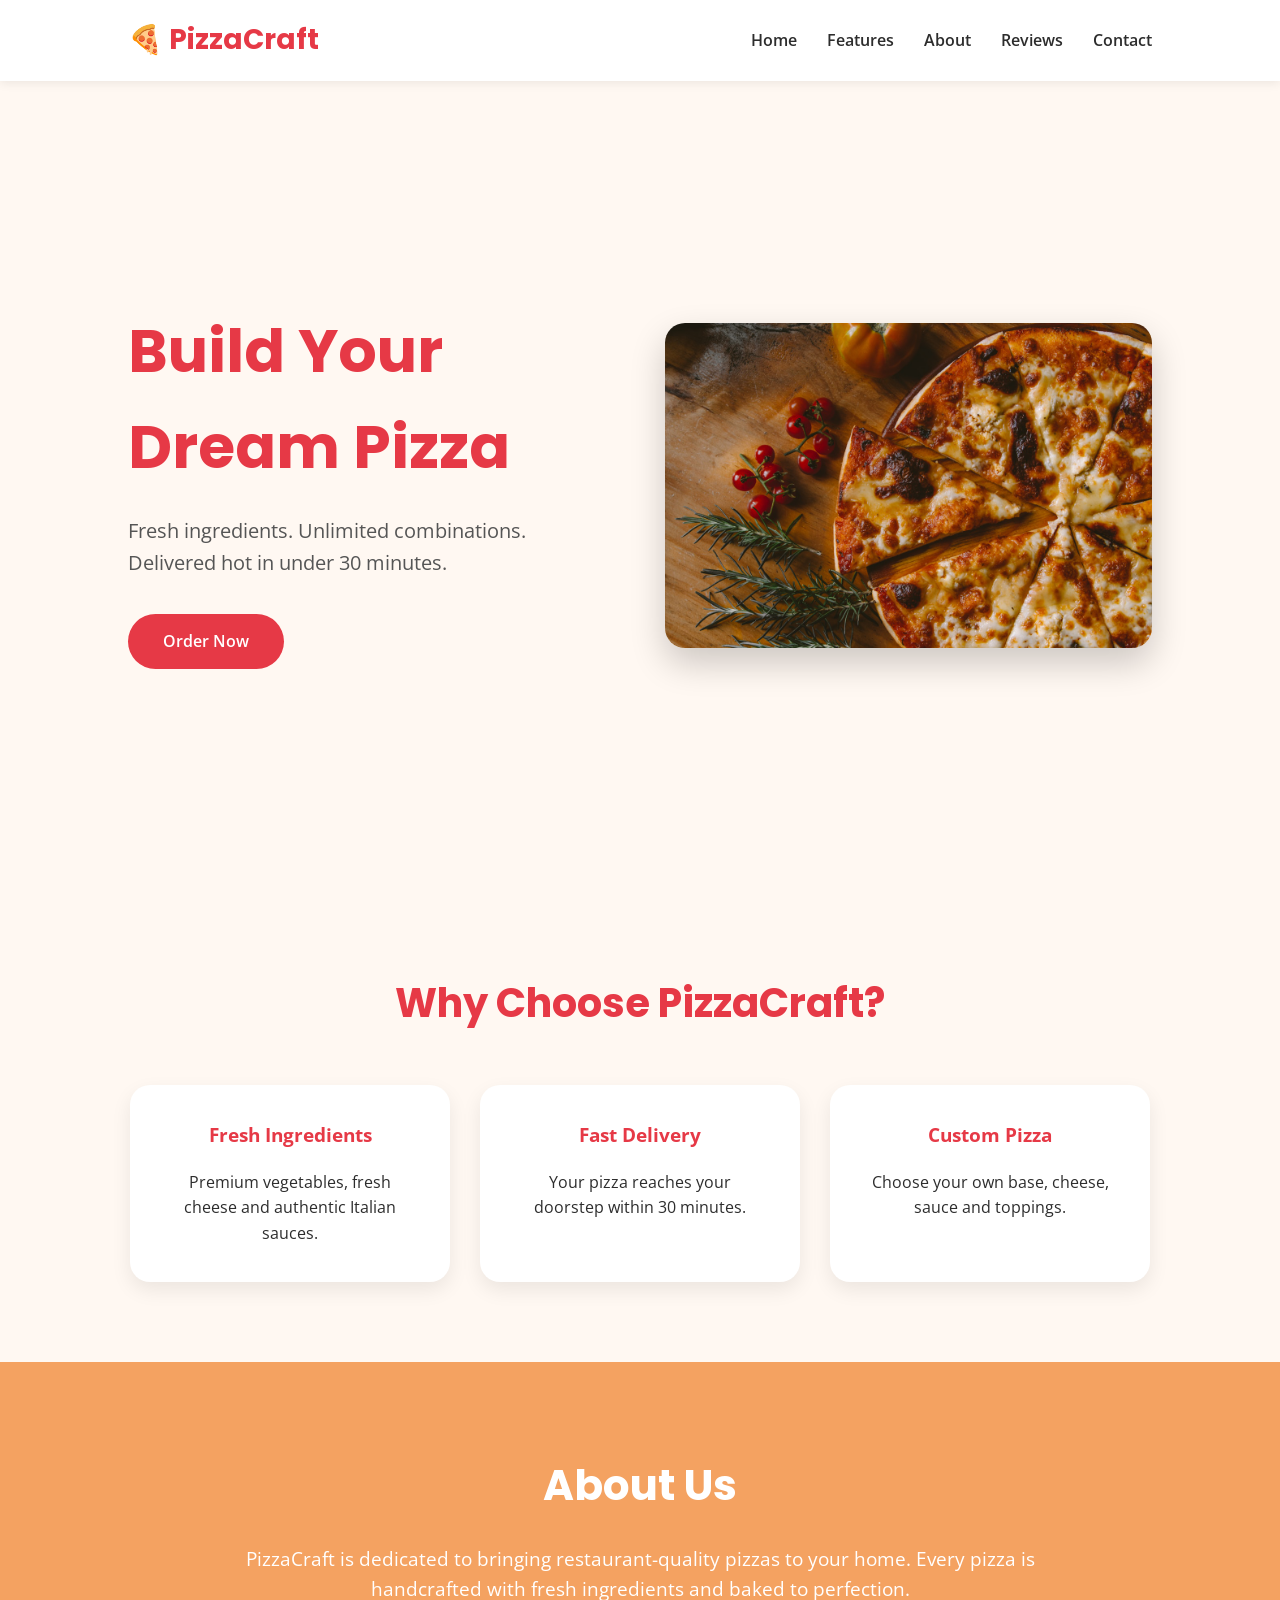
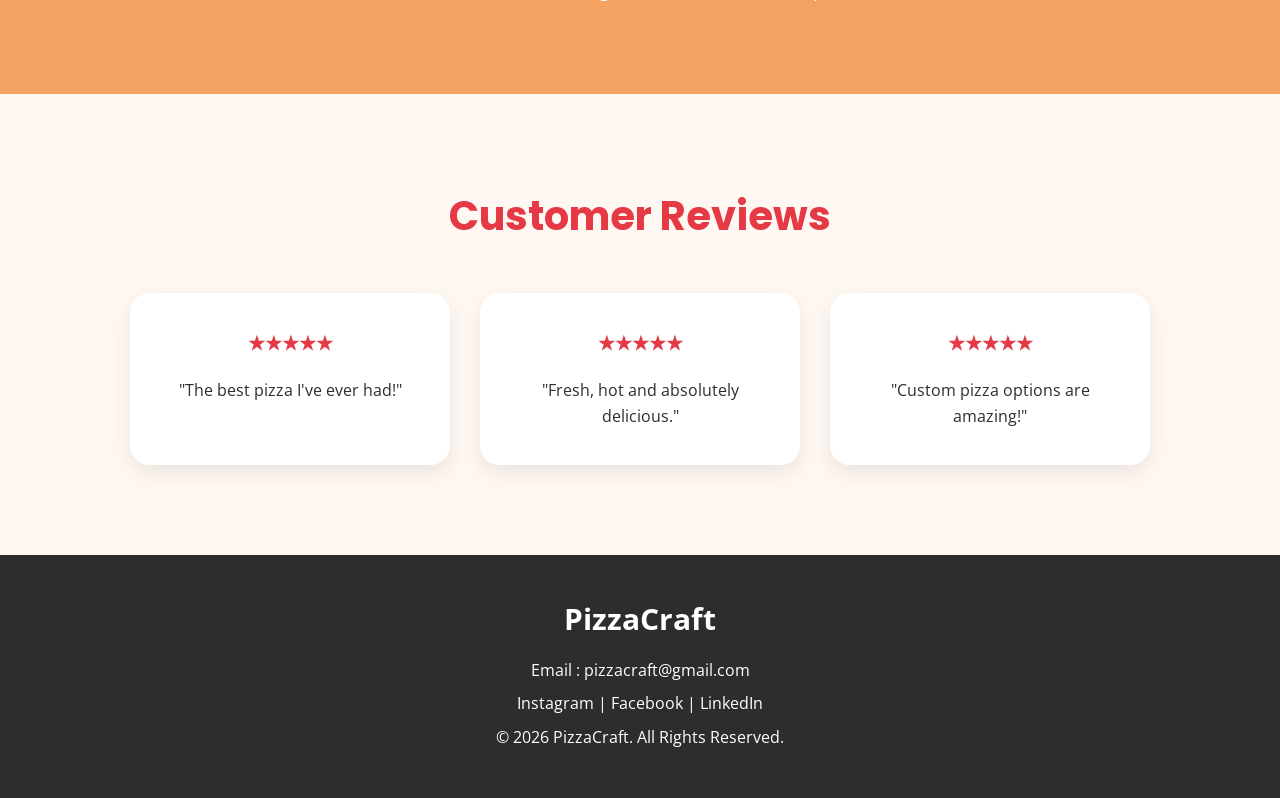
<file: WebDev-L1-LandingPage/index.html>
<!DOCTYPE html>
<html lang="en">
<head>
    <meta charset="UTF-8">
    <meta name="viewport" content="width=device-width, initial-scale=1.0">
    <title>PizzaCraft</title>

    <link rel="stylesheet" href="style.css">

    <link href="https://fonts.googleapis.com/css2?family=Poppins:wght@300;500;700&family=Open+Sans:wght@400;600&display=swap" rel="stylesheet">
</head>

<body>

<nav>

    <div class="logo">
        🍕 PizzaCraft
    </div>

    <ul>

        <li><a href="#home">Home</a></li>

        <li><a href="#features">Features</a></li>

        <li><a href="#about">About</a></li>

        <li><a href="#testimonials">Reviews</a></li>

        <li><a href="#contact">Contact</a></li>

    </ul>

</nav>


<section class="hero" id="home">

<div class="hero-text">

<h1>Build Your Dream Pizza</h1>

<p>
Fresh ingredients. Unlimited combinations.
Delivered hot in under 30 minutes.
</p>

<a href="#" class="btn">
Order Now
</a>

</div>

<div class="hero-image">

<img src="images/pizza.jpg" alt="Pizza">

</div>

</section>



<section class="features" id="features">

<h2>Why Choose PizzaCraft?</h2>

<div class="cards">

<div class="card">

<h3>Fresh Ingredients</h3>

<p>
Premium vegetables, fresh cheese and authentic Italian sauces.
</p>

</div>

<div class="card">

<h3>Fast Delivery</h3>

<p>
Your pizza reaches your doorstep within 30 minutes.
</p>

</div>

<div class="card">

<h3>Custom Pizza</h3>

<p>
Choose your own base, cheese, sauce and toppings.
</p>

</div>

</div>

</section>



<section class="about" id="about">

<div>

<h2>About Us</h2>

<p>

PizzaCraft is dedicated to bringing restaurant-quality pizzas to your home.
Every pizza is handcrafted with fresh ingredients and baked to perfection.

</p>

</div>

</section>



<section class="testimonials" id="testimonials">

<h2>Customer Reviews</h2>

<div class="cards">

<div class="card">

<h3>★★★★★</h3>

<p>
"The best pizza I've ever had!"
</p>

</div>

<div class="card">

<h3>★★★★★</h3>

<p>
"Fresh, hot and absolutely delicious."
</p>

</div>

<div class="card">

<h3>★★★★★</h3>

<p>
"Custom pizza options are amazing!"
</p>

</div>

</div>

</section>



<footer id="contact">

<h3>PizzaCraft</h3>

<p>Email : pizzacraft@gmail.com</p>

<p>

Instagram |
Facebook |
LinkedIn

</p>

<p>
© 2026 PizzaCraft. All Rights Reserved.
</p>

</footer>

</body>
</html>
</file>
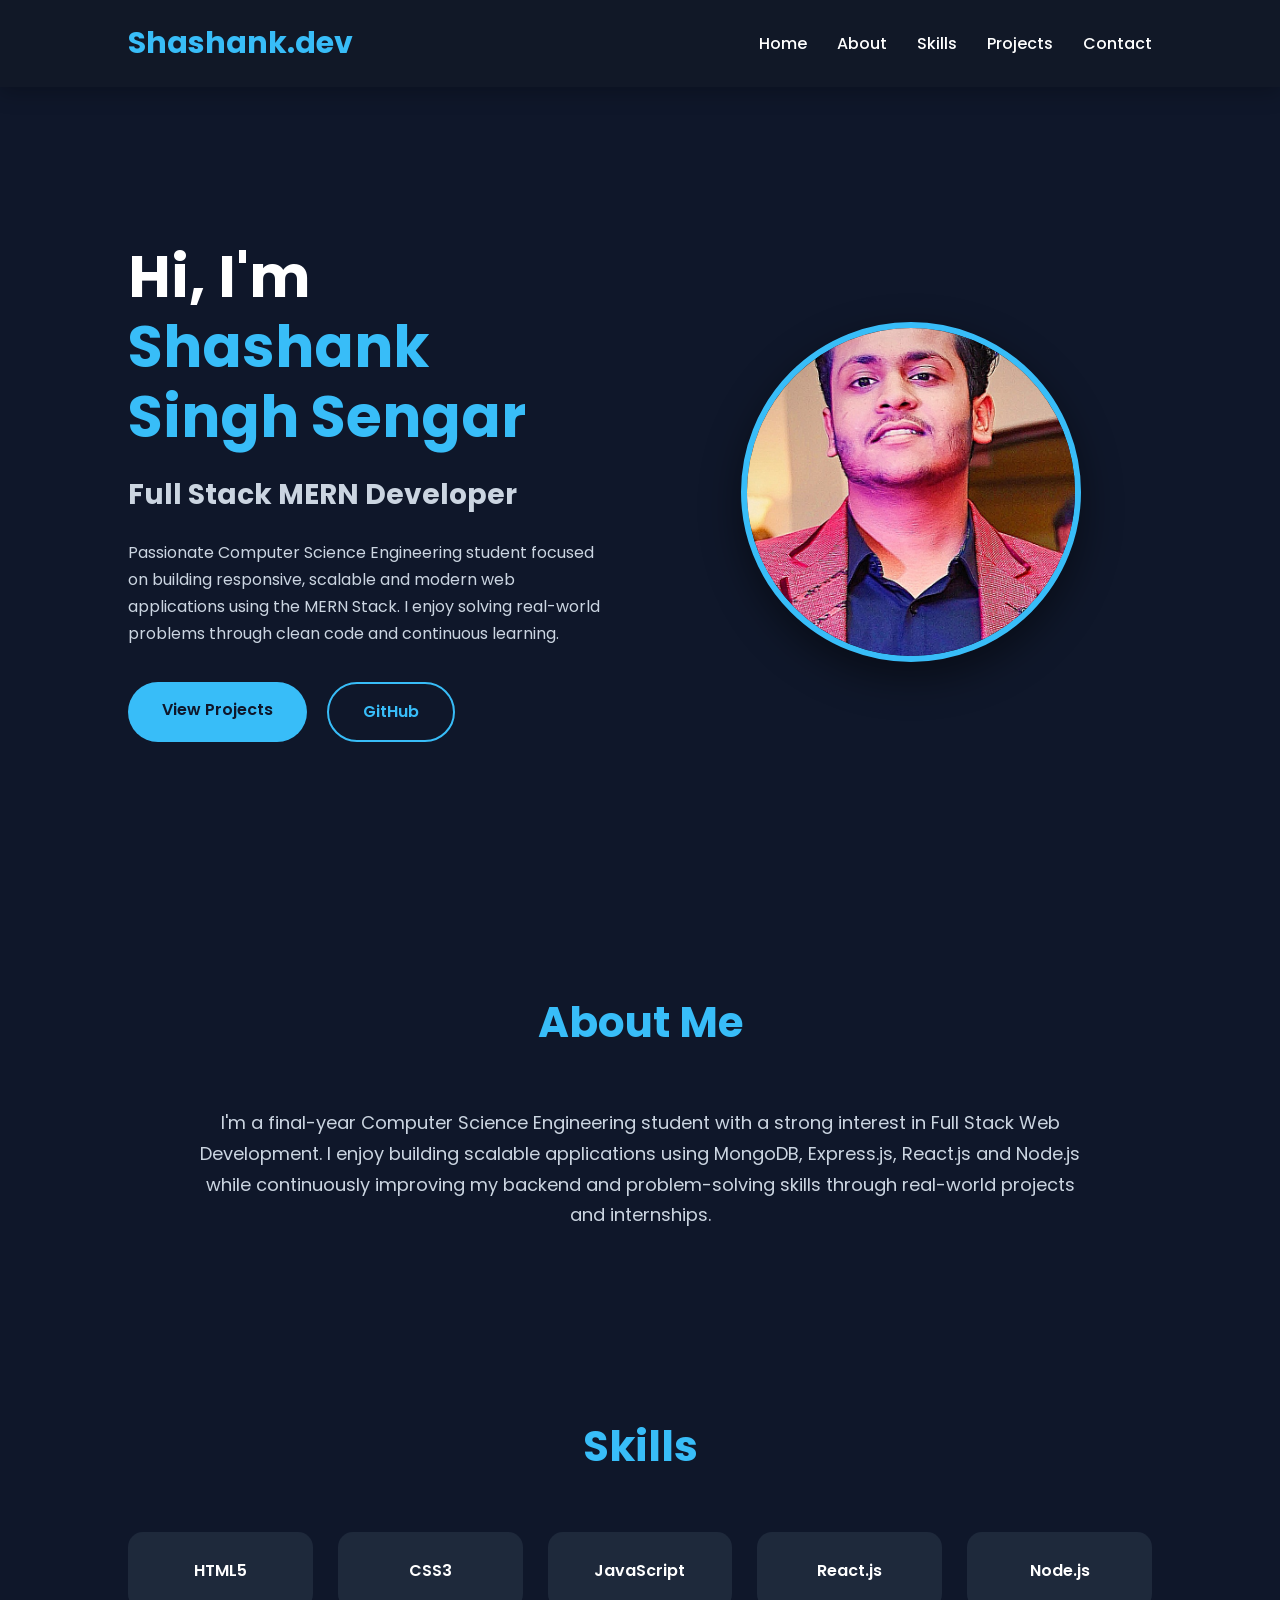
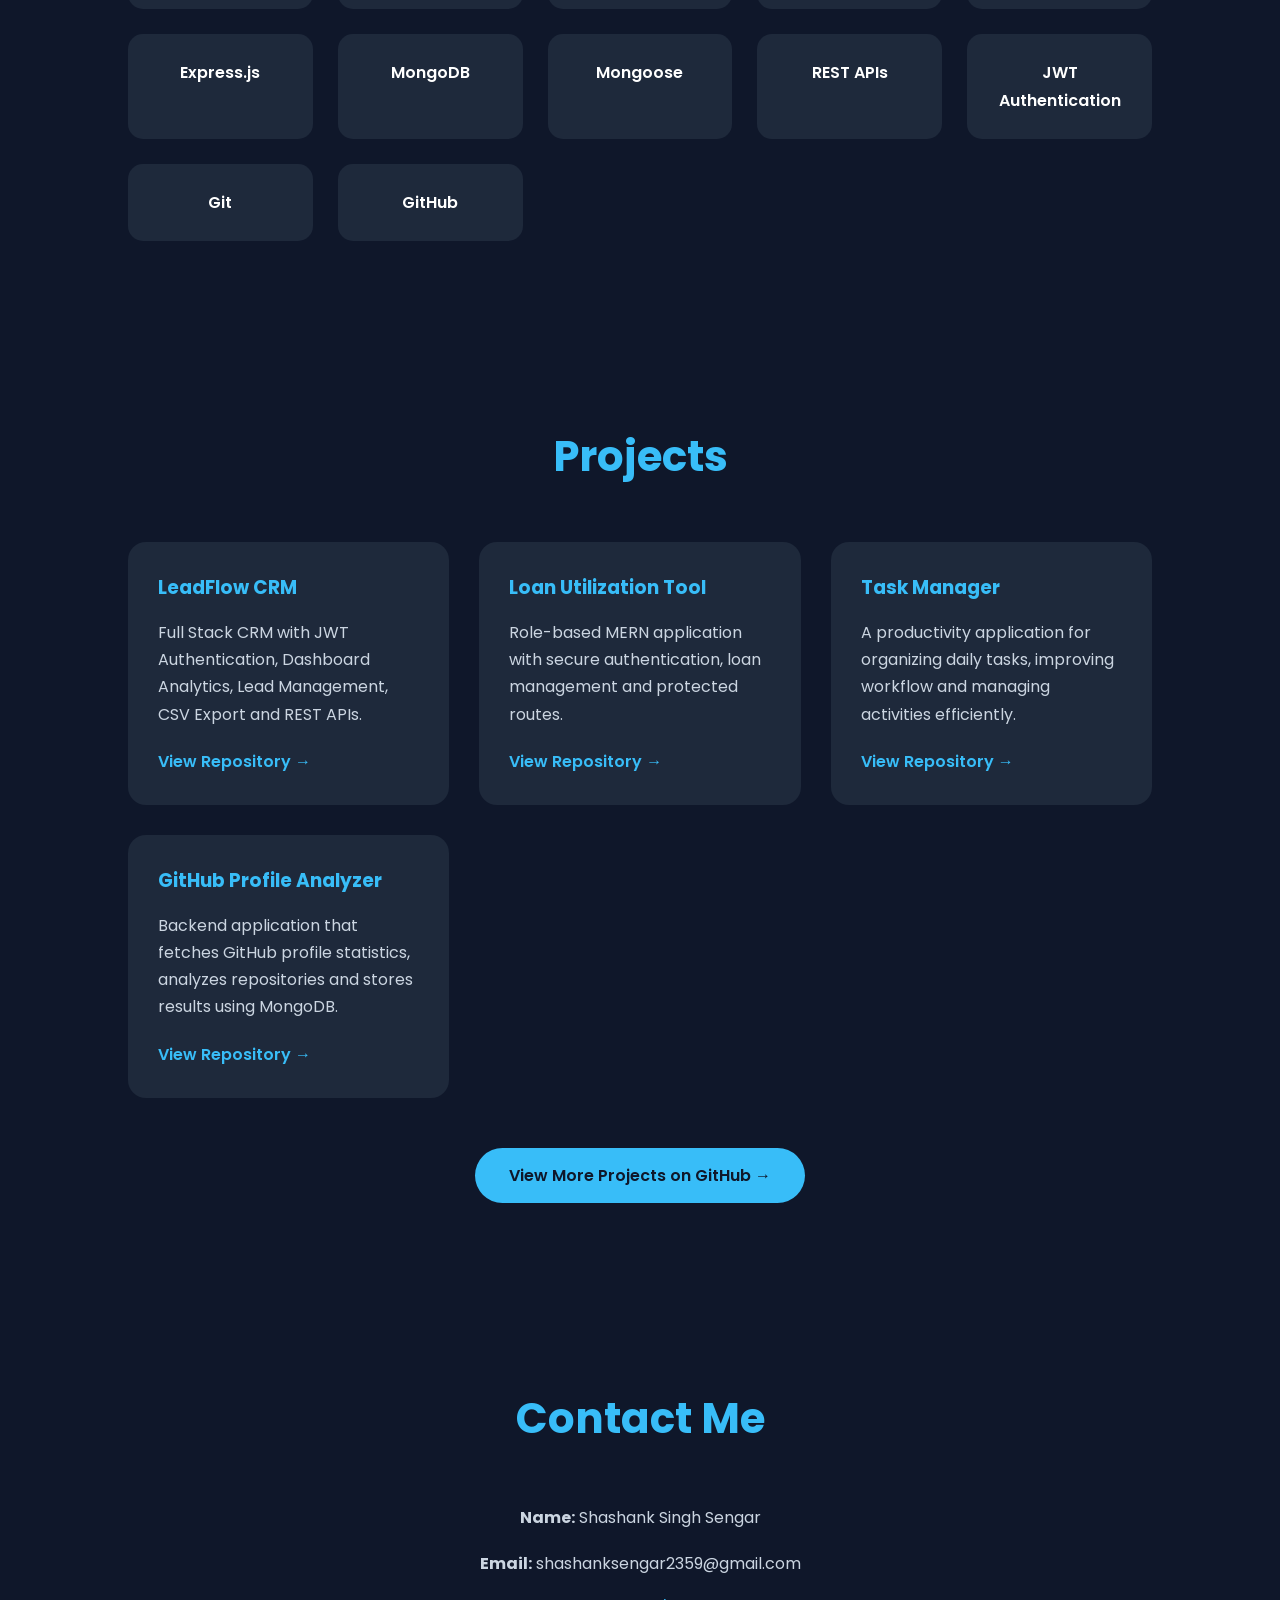
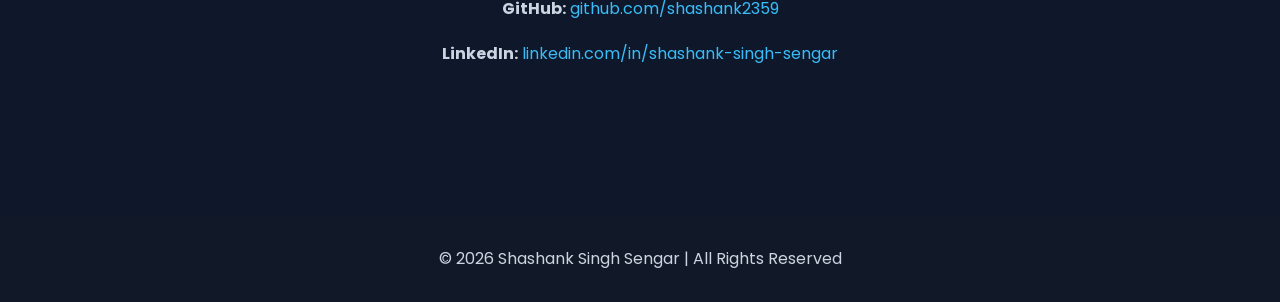
<file: WebDev-L2-PersonalPortfolio/index.html>
<!DOCTYPE html>
<html lang="en">

<head>

    <meta charset="UTF-8">
    <meta name="viewport" content="width=device-width, initial-scale=1.0">

    <title>Shashank Singh Sengar | Portfolio</title>

    <link rel="preconnect" href="https://fonts.googleapis.com">

    <link rel="preconnect" href="https://fonts.gstatic.com" crossorigin>

    <link href="https://fonts.googleapis.com/css2?family=Poppins:wght@300;400;500;600;700;800&display=swap"
        rel="stylesheet">

    <link rel="stylesheet" href="style.css">

</head>

<body>

    <!-- ================= NAVBAR ================= -->

    <header>

        <nav class="navbar">

            <div class="logo">

                Shashank.dev

            </div>

            <ul class="nav-links">

                <li><a href="#home">Home</a></li>

                <li><a href="#about">About</a></li>

                <li><a href="#skills">Skills</a></li>

                <li><a href="#projects">Projects</a></li>

                <li><a href="#contact">Contact</a></li>

            </ul>

        </nav>

    </header>





    <!-- ================= HERO ================= -->

    <section class="hero" id="home">

        <div class="hero-content">

            <h1>

                Hi, I'm

                <span>Shashank Singh Sengar</span>

            </h1>

            <h2>

                Full Stack MERN Developer

            </h2>

            <p>

                Passionate Computer Science Engineering student focused on building
                responsive, scalable and modern web applications using the MERN Stack.
                I enjoy solving real-world problems through clean code and continuous learning.

            </p>

            <div class="hero-buttons">

                <a href="#projects" class="btn">

                    View Projects

                </a>

                <a href="https://github.com/shashank2359" target="_blank" class="btn secondary-btn">

                    GitHub

                </a>

            </div>

        </div>



        <div class="hero-image">

            <img src="images/profile.jpg" alt="Shashank Singh Sengar">

        </div>

    </section>





    <!-- ================= ABOUT ================= -->

    <section id="about" class="about">

        <h2>

            About Me

        </h2>

        <p>

            I'm a final-year Computer Science Engineering student with a strong interest in
            Full Stack Web Development. I enjoy building scalable applications using MongoDB,
            Express.js, React.js and Node.js while continuously improving my backend and
            problem-solving skills through real-world projects and internships.

        </p>

    </section>





    <!-- ================= SKILLS ================= -->

    <section id="skills" class="skills">

        <h2>

            Skills

        </h2>

        <div class="skills-grid">

            <div class="skill-card">HTML5</div>

            <div class="skill-card">CSS3</div>

            <div class="skill-card">JavaScript</div>

            <div class="skill-card">React.js</div>

            <div class="skill-card">Node.js</div>

            <div class="skill-card">Express.js</div>

            <div class="skill-card">MongoDB</div>

            <div class="skill-card">Mongoose</div>

            <div class="skill-card">REST APIs</div>

            <div class="skill-card">JWT Authentication</div>

            <div class="skill-card">Git</div>

            <div class="skill-card">GitHub</div>

        </div>

    </section>





    <!-- ================= PROJECTS ================= -->

    <section id="projects" class="projects">

        <h2>

            Projects

        </h2>

        <div class="project-grid">

            <!-- LeadFlow -->

            <div class="project-card">

                <h3>

                    LeadFlow CRM

                </h3>

                <p>

                    Full Stack CRM with JWT Authentication, Dashboard Analytics,
                    Lead Management, CSV Export and REST APIs.

                </p>

                <a href="https://github.com/shashank2359/Leadflow-CRM" target="_blank">

                    View Repository →

                </a>

            </div>



            <!-- Loan -->

            <div class="project-card">

                <h3>

                    Loan Utilization Tool

                </h3>

                <p>

                    Role-based MERN application with secure authentication,
                    loan management and protected routes.

                </p>

                <a href="https://github.com/shashank2359/Loan-Utilization-Tool" target="_blank">

                    View Repository →

                </a>

            </div>



            <!-- Task Manager -->

            <div class="project-card">

                <h3>

                    Task Manager

                </h3>

                <p>

                    A productivity application for organizing daily tasks,
                    improving workflow and managing activities efficiently.

                </p>

                <a href="https://github.com/shashank2359/Task-Manager" target="_blank">

                    View Repository →

                </a>

            </div>



            <!-- GitHub Analyzer -->

            <div class="project-card">

                <h3>

                    GitHub Profile Analyzer

                </h3>

                <p>

                    Backend application that fetches GitHub profile statistics,
                    analyzes repositories and stores results using MongoDB.

                </p>

                <a href="https://github.com/shashank2359/github-profile-analyzer" target="_blank">

                    View Repository →

                </a>

            </div>

        </div>



        <div class="github-button">

            <a href="https://github.com/shashank2359" target="_blank" class="btn">

                View More Projects on GitHub →

            </a>

        </div>

    </section>





    <!-- ================= CONTACT ================= -->

    <section id="contact" class="contact">

        <h2>

            Contact Me

        </h2>

        <div class="contact-info">

            <p>

                <strong>Name:</strong>

                Shashank Singh Sengar

            </p>

            <p>

                <strong>Email:</strong>

                shashanksengar2359@gmail.com

            </p>

            <p>

                <strong>GitHub:</strong>

                <a href="https://github.com/shashank2359" target="_blank">

                    github.com/shashank2359

                </a>

            </p>

            <p>

                <strong>LinkedIn:</strong>

                <a href="www.linkedin.com/in/shashanksengar" target="_blank">

                    linkedin.com/in/shashank-singh-sengar

                </a>

            </p>

        </div>

    </section>





    <!-- ================= FOOTER ================= -->

    <footer>

        <p>

            © 2026 Shashank Singh Sengar | All Rights Reserved

        </p>

    </footer>

</body>

</html>
</file>
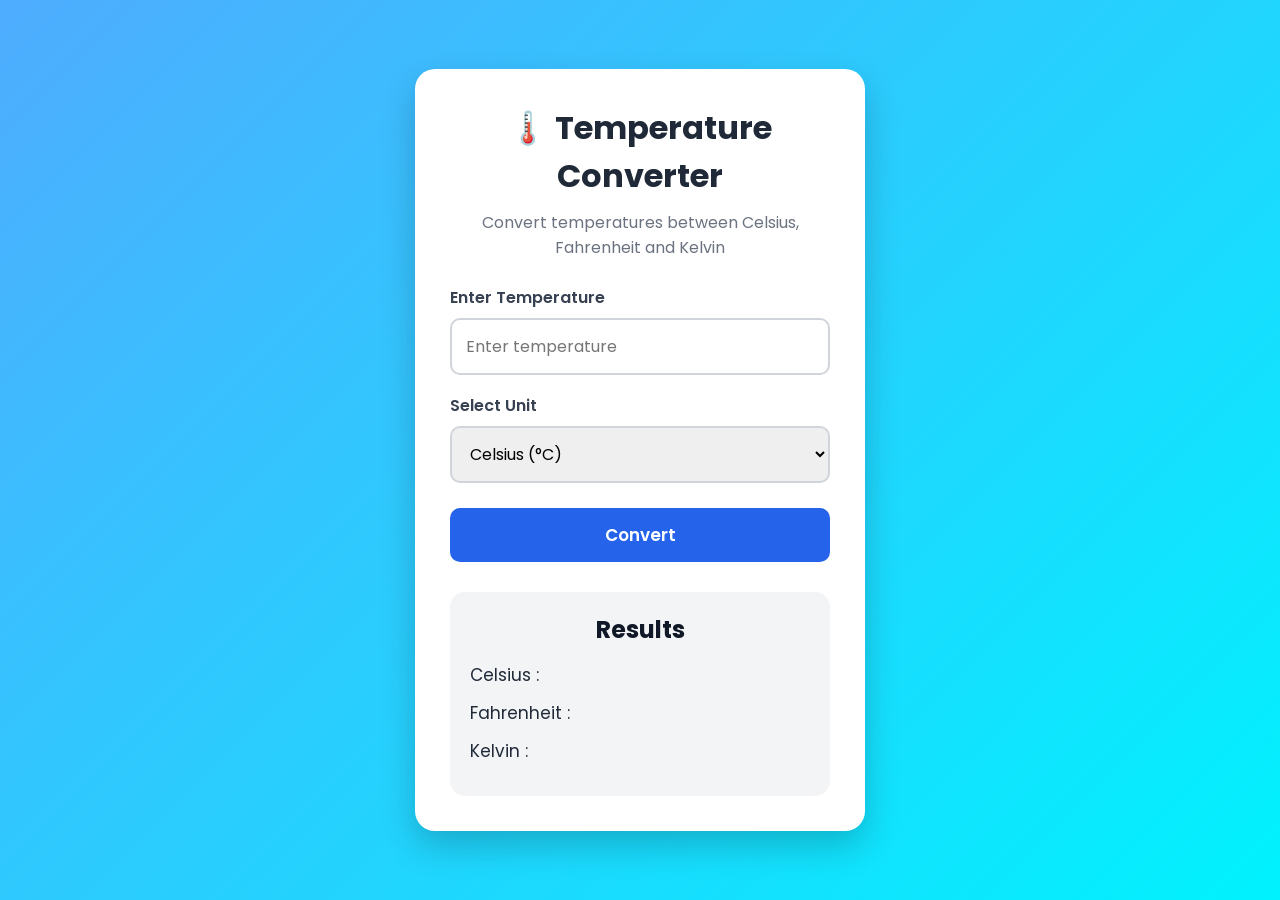
<file: WebDev-L3-TemperatureConverter/index.html>
<!DOCTYPE html>
<html lang="en">

<head>

    <meta charset="UTF-8">

    <meta name="viewport" content="width=device-width, initial-scale=1.0">

    <title>Temperature Converter</title>

    <link rel="stylesheet" href="style.css">

    <link href="https://fonts.googleapis.com/css2?family=Poppins:wght@300;400;500;600;700&display=swap"
        rel="stylesheet">

</head>

<body>

    <div class="container">

        <div class="card">

            <h1>🌡️ Temperature Converter</h1>

            <p class="subtitle">

                Convert temperatures between Celsius, Fahrenheit and Kelvin

            </p>

            <label>Enter Temperature</label>

            <input
                type="text"
                id="temperature"
                placeholder="Enter temperature">

            <label>Select Unit</label>

            <select id="unit">

                <option value="c">Celsius (°C)</option>

                <option value="f">Fahrenheit (°F)</option>

                <option value="k">Kelvin (K)</option>

            </select>

            <button id="convertBtn">

                Convert

            </button>

            <p id="error"></p>

            <div class="result">

                <h2>Results</h2>

                <p id="celsius">

                    Celsius :

                </p>

                <p id="fahrenheit">

                    Fahrenheit :

                </p>

                <p id="kelvin">

                    Kelvin :

                </p>

            </div>

        </div>

    </div>

    <script src="script.js"></script>

</body>

</html>
</file>
<file: WebDev-L1-LandingPage/style.css>
*{
    margin:0;
    padding:0;
    box-sizing:border-box;
}

html{
    scroll-behavior:smooth;
}

body{
    font-family:'Open Sans',sans-serif;
    background:#fff8f2;
    color:#2d2d2d;
    line-height:1.6;
}

/* NAVBAR */

nav{
    position:sticky;
    top:0;
    display:flex;
    justify-content:space-between;
    align-items:center;
    padding:18px 10%;
    background:rgba(255,255,255,.95);
    backdrop-filter:blur(12px);
    box-shadow:0 2px 10px rgba(0,0,0,.08);
    z-index:1000;
}

.logo{
    font-family:'Poppins',sans-serif;
    font-size:28px;
    font-weight:700;
    color:#e63946;
}

nav ul{
    display:flex;
    list-style:none;
    gap:30px;
}

nav ul li a{
    text-decoration:none;
    color:#2d2d2d;
    font-weight:600;
    transition:.3s;
}

nav ul li a:hover{
    color:#e63946;
}

/* HERO */

.hero{
    min-height:90vh;
    display:flex;
    justify-content:space-between;
    align-items:center;
    padding:70px 10%;
    gap:50px;
}

.hero-text{
    flex:1;
}

.hero-text h1{
    font-family:'Poppins',sans-serif;
    font-size:60px;
    color:#e63946;
    margin-bottom:20px;
}

.hero-text p{
    font-size:20px;
    margin-bottom:35px;
    color:#555;
}

.btn{
    display:inline-block;
    padding:15px 35px;
    text-decoration:none;
    background:#e63946;
    color:white;
    border-radius:50px;
    transition:.3s;
    font-weight:600;
}

.btn:hover{
    background:#c1121f;
    transform:translateY(-3px);
}

.hero-image{
    flex:1;
    display:flex;
    justify-content:center;
}

.hero-image img{
    width:100%;
    max-width:520px;
    border-radius:20px;
    box-shadow:0 15px 35px rgba(0,0,0,.2);
}

/* FEATURES */

.features{
    padding:80px 10%;
    text-align:center;
}

.features h2{
    font-size:40px;
    margin-bottom:50px;
    color:#e63946;
    font-family:'Poppins',sans-serif;
}

.cards{
    display:flex;
    gap:30px;
    justify-content:center;
    flex-wrap:wrap;
}

.card{
    width:320px;
    background:white;
    padding:35px;
    border-radius:20px;
    box-shadow:0 8px 20px rgba(0,0,0,.08);
    transition:.3s;
}

.card:hover{
    transform:translateY(-10px);
}

.card h3{
    margin-bottom:20px;
    color:#e63946;
}

/* ABOUT */

.about{
    padding:90px 10%;
    background:#f4a261;
    color:white;
    text-align:center;
}

.about h2{
    font-size:42px;
    margin-bottom:25px;
    font-family:'Poppins',sans-serif;
}

.about p{
    max-width:900px;
    margin:auto;
    font-size:19px;
}

/* TESTIMONIAL */

.testimonials{
    padding:90px 10%;
    text-align:center;
}

.testimonials h2{
    font-size:40px;
    margin-bottom:45px;
    color:#e63946;
    font-family:'Poppins',sans-serif;
}

/* FOOTER */

footer{
    background:#2d2d2d;
    color:white;
    text-align:center;
    padding:40px;
}

footer h3{
    margin-bottom:15px;
    font-size:30px;
}

footer p{
    margin:8px;
}

/* RESPONSIVE */

@media(max-width:900px){

nav{
    flex-direction:column;
    gap:15px;
}

nav ul{
    flex-wrap:wrap;
    justify-content:center;
}

.hero{
    flex-direction:column-reverse;
    text-align:center;
}

.hero-text h1{
    font-size:42px;
}

.hero-text p{
    font-size:18px;
}

.hero-image img{
    max-width:400px;
}

.cards{
    flex-direction:column;
    align-items:center;
}

.card{
    width:90%;
}

.about h2,
.features h2,
.testimonials h2{
    font-size:34px;
}

}
#home,
#features,
#about,
#testimonials,
#contact{
    scroll-margin-top:90px;
}
</file>
<file: WebDev-L2-PersonalPortfolio/style.css>
/* ==========================
   GLOBAL
========================== */

*{
    margin:0;
    padding:0;
    box-sizing:border-box;
}

html{
    scroll-behavior:smooth;
}

body{
    font-family:'Poppins',sans-serif;
    background:#0F172A;
    color:#ffffff;
    line-height:1.7;
}

section{
    padding:90px 10%;
    scroll-margin-top:90px;
}

h2{
    font-size:42px;
    text-align:center;
    margin-bottom:50px;
    color:#38BDF8;
}

/* ==========================
   NAVBAR
========================== */

header{
    position:sticky;
    top:0;
    z-index:1000;
}

.navbar{
    display:flex;
    justify-content:space-between;
    align-items:center;
    background:#111827;
    padding:18px 10%;
    box-shadow:0 5px 20px rgba(0,0,0,.25);
}

.logo{
    color:#38BDF8;
    font-size:30px;
    font-weight:700;
}

.nav-links{
    display:flex;
    list-style:none;
    gap:30px;
}

.nav-links a{
    color:white;
    text-decoration:none;
    transition:.3s;
    font-weight:500;
}

.nav-links a:hover{
    color:#38BDF8;
}

/* ==========================
   HERO
========================== */

.hero{
    display:flex;
    justify-content:space-between;
    align-items:center;
    gap:60px;
    min-height:90vh;
}

.hero-content{
    flex:1;
}

.hero-content h1{
    font-size:58px;
    line-height:1.2;
}

.hero-content span{
    color:#38BDF8;
}

.hero-content h2{
    text-align:left;
    margin:20px 0;
    font-size:28px;
    color:#CBD5E1;
}

.hero-content p{
    color:#CBD5E1;
    margin-bottom:35px;
    max-width:650px;
}

.hero-image{
    flex:1;
    display:flex;
    justify-content:center;
}

.hero-image img{
    width:340px;
    height:340px;
    object-fit:cover;
    border-radius:50%;
    border:6px solid #38BDF8;
    box-shadow:0 15px 40px rgba(0,0,0,.45);
}

/* ==========================
   BUTTONS
========================== */

.hero-buttons{
    display:flex;
    gap:20px;
    flex-wrap:wrap;
}

.btn{
    display:inline-block;
    padding:14px 34px;
    border-radius:50px;
    text-decoration:none;
    background:#38BDF8;
    color:#0F172A;
    font-weight:600;
    transition:.3s;
}

.btn:hover{
    transform:translateY(-4px);
    background:white;
}

.secondary-btn{
    background:transparent;
    color:#38BDF8;
    border:2px solid #38BDF8;
}

.secondary-btn:hover{
    background:#38BDF8;
    color:#0F172A;
}

/* ==========================
   ABOUT
========================== */

.about p{
    max-width:900px;
    margin:auto;
    text-align:center;
    color:#CBD5E1;
    font-size:18px;
}

/* ==========================
   SKILLS
========================== */

.skills-grid{
    display:grid;
    grid-template-columns:repeat(auto-fit,minmax(180px,1fr));
    gap:25px;
}

.skill-card{
    background:#1E293B;
    padding:25px;
    border-radius:15px;
    text-align:center;
    transition:.3s;
    font-weight:600;
}

.skill-card:hover{
    background:#38BDF8;
    color:#0F172A;
    transform:translateY(-8px);
}

/* ==========================
   PROJECTS
========================== */

.project-grid{
    display:grid;
    grid-template-columns:repeat(auto-fit,minmax(320px,1fr));
    gap:30px;
}

.project-card{
    background:#1E293B;
    padding:30px;
    border-radius:18px;
    transition:.3s;
}

.project-card:hover{
    transform:translateY(-10px);
}

.project-card h3{
    color:#38BDF8;
    margin-bottom:15px;
}

.project-card p{
    color:#CBD5E1;
    margin-bottom:20px;
}

.project-card a{
    color:#38BDF8;
    text-decoration:none;
    font-weight:600;
}

.project-card a:hover{
    text-decoration:underline;
}

.github-button{
    margin-top:50px;
    display:flex;
    justify-content:center;
}

/* ==========================
   CONTACT
========================== */

.contact-info{
    max-width:700px;
    margin:auto;
    text-align:center;
}

.contact-info p{
    margin:18px 0;
    color:#CBD5E1;
}

.contact-info a{
    color:#38BDF8;
    text-decoration:none;
}

.contact-info a:hover{
    text-decoration:underline;
}

/* ==========================
   FOOTER
========================== */

footer{
    background:#111827;
    text-align:center;
    padding:30px;
    margin-top:40px;
}

footer p{
    color:#CBD5E1;
}

/* ==========================
   RESPONSIVE
========================== */

@media(max-width:992px){

.hero{
    flex-direction:column-reverse;
    text-align:center;
    min-height:auto;
    padding-top:40px;
}

.hero-content h1{
    font-size:42px;
}

.hero-content h2{
    text-align:center;
}

.hero-content p{
    margin:auto auto 30px;
}

.hero-buttons{
    justify-content:center;
}

.hero-image img{
    width:260px;
    height:260px;
}

.navbar{
    flex-direction:column;
    gap:18px;
}

.nav-links{
    flex-wrap:wrap;
    justify-content:center;
}

}

@media(max-width:576px){

section{
    padding:70px 8%;
}

h2{
    font-size:34px;
}

.hero-content h1{
    font-size:34px;
}

.hero-content h2{
    font-size:22px;
}

.hero-image img{
    width:220px;
    height:220px;
}

.project-grid{
    grid-template-columns:1fr;
}

.skills-grid{
    grid-template-columns:repeat(2,1fr);
}

}
</file>
<file: WebDev-L3-TemperatureConverter/style.css>
*{
    margin:0;
    padding:0;
    box-sizing:border-box;
    font-family:'Poppins',sans-serif;
}

body{
    display:flex;
    justify-content:center;
    align-items:center;
    min-height:100vh;
    background:linear-gradient(135deg,#4facfe,#00f2fe);
    padding:20px;
}

.container{
    width:100%;
    display:flex;
    justify-content:center;
}

.card{
    width:100%;
    max-width:450px;
    background:#fff;
    padding:35px;
    border-radius:20px;
    box-shadow:0 15px 35px rgba(0,0,0,.2);
}

.card h1{
    text-align:center;
    color:#1f2937;
    margin-bottom:10px;
}

.subtitle{
    text-align:center;
    color:#6b7280;
    margin-bottom:25px;
}

label{
    display:block;
    margin-top:18px;
    margin-bottom:8px;
    font-weight:600;
    color:#374151;
}

input,
select{
    width:100%;
    padding:14px;
    border:2px solid #d1d5db;
    border-radius:10px;
    outline:none;
    font-size:16px;
    transition:.3s;
}

input:focus,
select:focus{
    border-color:#2563eb;
}

button{
    width:100%;
    margin-top:25px;
    padding:14px;
    background:#2563eb;
    color:#fff;
    border:none;
    border-radius:10px;
    cursor:pointer;
    font-size:17px;
    font-weight:600;
    transition:.3s;
}

button:hover{
    background:#1d4ed8;
}

#error{
    margin-top:18px;
    text-align:center;
    color:red;
    font-weight:600;
}

.result{
    margin-top:30px;
    background:#f3f4f6;
    border-radius:15px;
    padding:20px;
}

.result h2{
    text-align:center;
    color:#111827;
    margin-bottom:15px;
}

.result p{
    margin:12px 0;
    font-size:17px;
    color:#1f2937;
}

@media(max-width:500px){

.card{
    padding:25px;
}

.card h1{
    font-size:28px;
}

}
</file>
